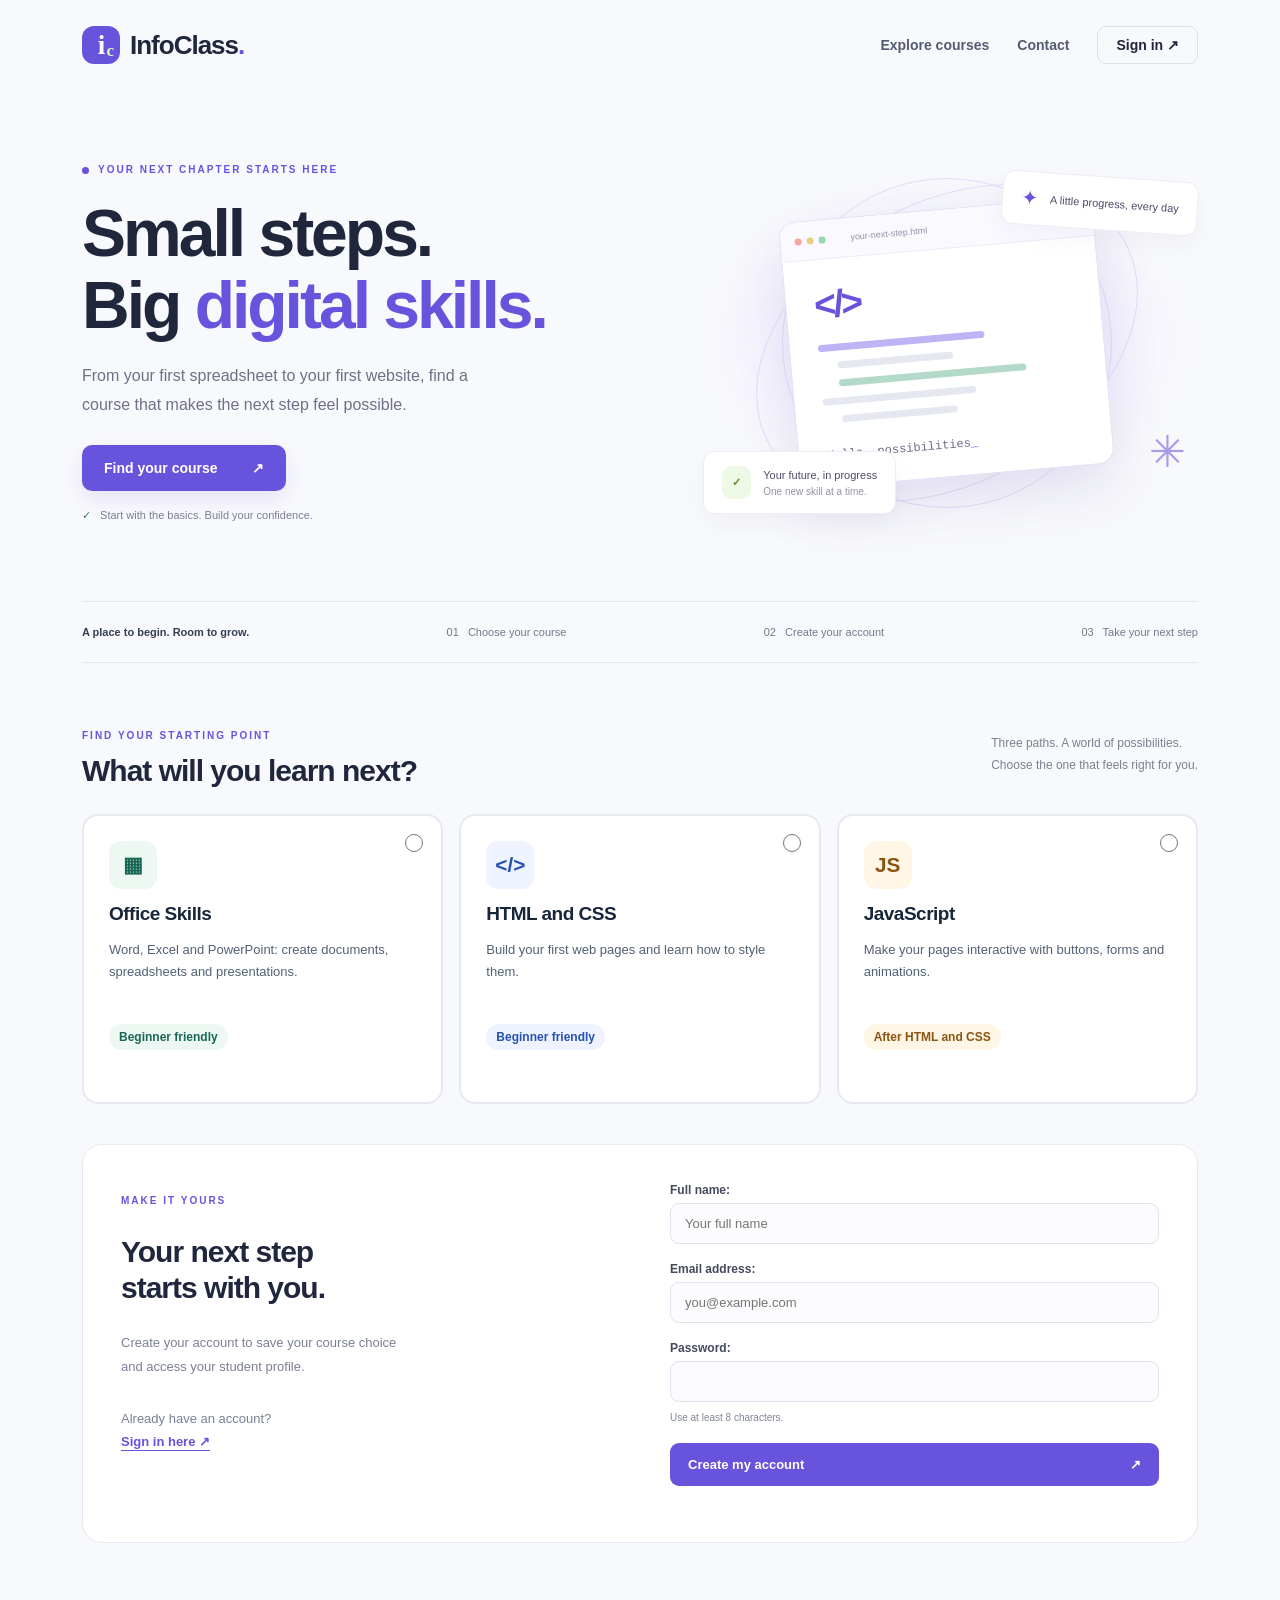
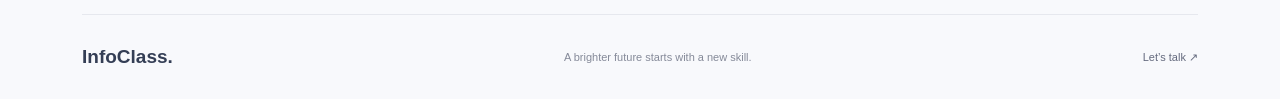
<file: index.html>
<!DOCTYPE html>
<html lang="en">
<head>
    <meta charset="UTF-8">
    <meta name="viewport" content="width=device-width, initial-scale=1.0">
    <title>InfoClass — Build your digital confidence</title>
    <meta name="description" content="Choose Office Skills, HTML and CSS, or JavaScript. Create your InfoClass account and take your next step in learning.">
    <link rel="stylesheet" href="style.css?v=coherent-3">
</head>
<body data-page="inscription">
    <header class="home-header">
      <a class="brand" href="index.html" aria-label="InfoClass home"><span class="brand-symbol" aria-hidden="true">i<span>c</span></span>InfoClass<span class="brand-dot">.</span></a>
      <nav aria-label="Main navigation"><a href="#courses">Explore courses</a><a href="contact.html">Contact</a><a class="nav-signin" href="connexion.html">Sign in <span aria-hidden="true">↗</span></a></nav>
    </header>
    <main class="home-main">
      <section class="hero" aria-labelledby="hero-title">
        <div class="hero-copy"><p class="eyebrow"><span></span> YOUR NEXT CHAPTER STARTS HERE</p>
          <h1 id="hero-title">Small steps.<br>Big <span>digital skills.</span></h1>
          <p class="hero-description">From your first spreadsheet to your first website, find a course that makes the next step feel possible.</p>
          <a class="primary-link" href="#courses">Find your course <span aria-hidden="true">↗</span></a>
          <p class="hero-note"><span aria-hidden="true">✓</span> Start with the basics. Build your confidence.</p>
        </div>
        <div class="hero-art" aria-hidden="true">
          <span class="art-orbit orbit-one"></span><span class="art-orbit orbit-two"></span>
          <div class="floating-label label-top"><span>✦</span> A little progress, every day</div>
          <div class="art-window"><div class="window-toolbar"><i></i><i></i><i></i><span>your-next-step.html</span></div>
            <div class="window-content"><div class="code-mark">&lt;/&gt;</div><div class="code-line line-purple"></div><div class="code-line line-short"></div><div class="code-line line-green"></div><div class="code-line line-medium"></div><div class="code-line line-short"></div><div class="code-bottom">Hello, possibilities<span>_</span></div></div>
          </div>
          <div class="floating-label label-bottom"><span class="check-art">✓</span><div>Your future, in progress<small>One new skill at a time.</small></div></div>
          <span class="art-star">✳</span>
        </div>
      </section>
      <div class="learning-strip"><span>A place to begin. Room to grow.</span><span>01 &nbsp; Choose your course</span><span>02 &nbsp; Create your account</span><span>03 &nbsp; Take your next step</span></div>
      <section class="enrollment" aria-labelledby="course-heading">
        <div class="section-heading" id="courses"><div><p class="eyebrow">FIND YOUR STARTING POINT</p><h2 id="course-heading">What will you learn next?</h2></div><p>Three paths. A world of possibilities.<br>Choose the one that feels right for you.</p></div>
        <form>
    <fieldset class="choix-cours">
      <legend class="visually-hidden">Choose your course</legend>
      
      <div class="grille-cours">
        <label class="carte-cours" style="--accent: #186755; --teinte: #edf8f3">
          <input type="radio" name="cours" value="bureautique" required>
          <span class="icone-cours" aria-hidden="true">▦</span>
          <span class="titre-cours">Office Skills</span>
          <span class="description-cours">Word, Excel and PowerPoint: create documents, spreadsheets and presentations.</span>
          <span class="niveau-cours">Beginner friendly</span>
          <span class="selection-cours" aria-hidden="true">✓ Course selected</span>
        </label>
        <label class="carte-cours" style="--accent: #2551b2; --teinte: #eef3ff">
          <input type="radio" name="cours" value="html-css" required>
          <span class="icone-cours" aria-hidden="true">&lt;/&gt;</span>
          <span class="titre-cours">HTML and CSS</span>
          <span class="description-cours">Build your first web pages and learn how to style them.</span>
          <span class="niveau-cours">Beginner friendly</span>
          <span class="selection-cours" aria-hidden="true">✓ Course selected</span>
        </label>
        <label class="carte-cours" style="--accent: #8b5411; --teinte: #fff6e6">
          <input type="radio" name="cours" value="javascript" required>
          <span class="icone-cours" aria-hidden="true">JS</span>
          <span class="titre-cours">JavaScript</span>
          <span class="description-cours">Make your pages interactive with buttons, forms and animations.</span>
          <span class="niveau-cours">After HTML and CSS</span>
          <span class="selection-cours" aria-hidden="true">✓ Course selected</span>
        </label>
      </div>
    </fieldset>
    <section class="account-panel" aria-labelledby="account-heading"><div class="account-intro"><p class="eyebrow">MAKE IT YOURS</p><h2 id="account-heading">Your next step<br>starts with you.</h2><p>Create your account to save your course choice and access your student profile.</p><p class="existing-account">Already have an account?<br><a href="connexion.html">Sign in here ↗</a></p></div><div class="account-fields">    <div>
        <label for="nom">Full name:</label>
        <input type="text" id="nom" name="nom" maxlength="100" autocomplete="name" placeholder="Your full name" required>
    </div>

    <div>
        <label for="email">Email address:</label>
        <input type="email" id="email" name="email" maxlength="254" autocomplete="email" placeholder="you@example.com" required>
    </div>


<div>
    <label for="mot-de-passe">Password:</label>
    <input
        type="password"
        id="mot-de-passe"
        name="motDePasse" autocomplete="new-password" maxlength="128"
        minlength="8" aria-describedby="password-hint"
        required
    >
</div>

    <p class="password-hint" id="password-hint">Use at least 8 characters.</p><button type="submit">Create my account <span aria-hidden="true">↗</span></button>
</div></section>
</form><p id="statut" class="statut" role="status" aria-live="polite"></p>

      </section>
    </main>
    <footer class="home-footer"><a class="footer-brand" href="index.html">InfoClass.</a><p>A brighter future starts with a new skill.</p><a href="contact.html">Let’s talk ↗</a></footer>
    <script src="config.js"></script><script src="script.js"></script>
</body>
</html>
</file>
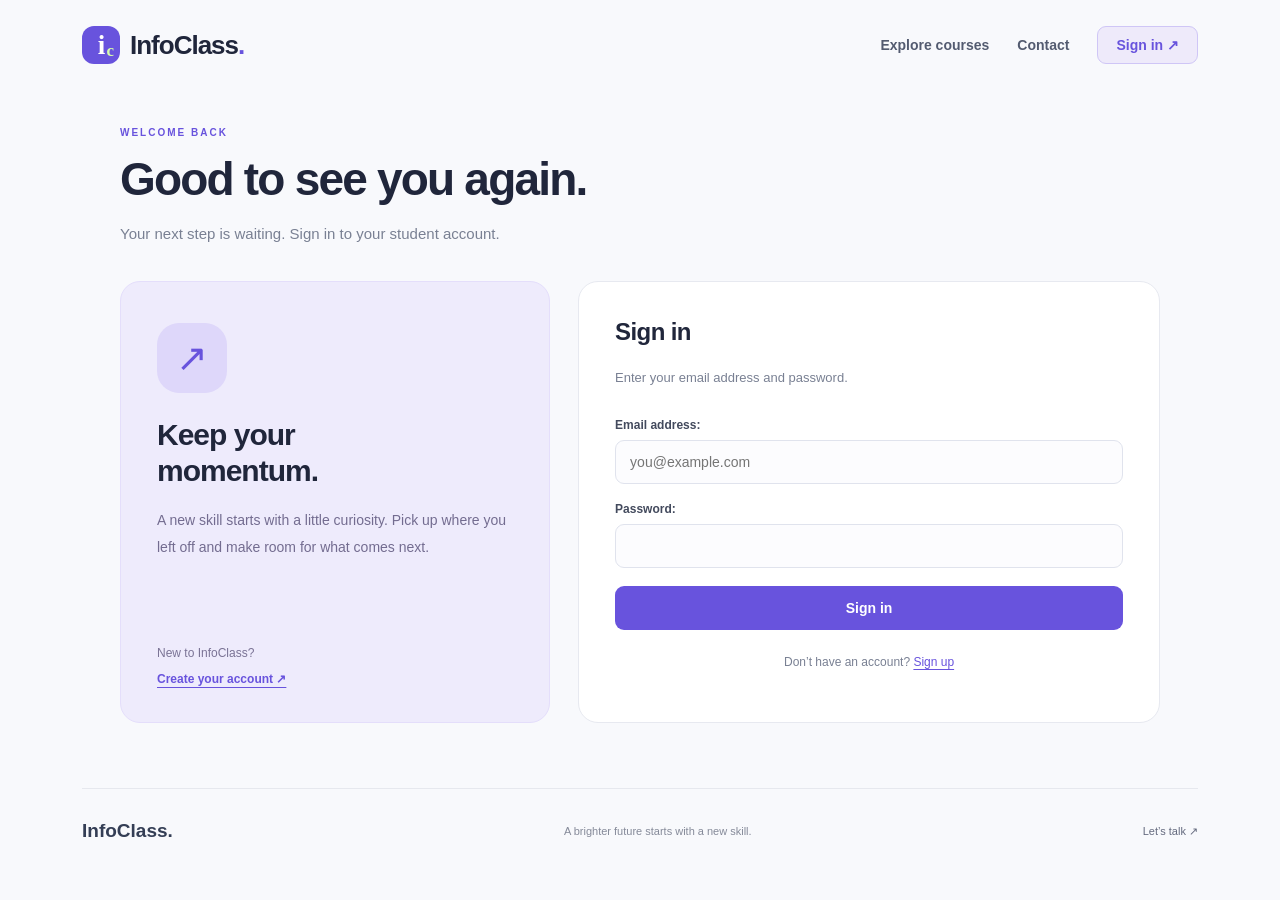
<file: connexion.html>
<!DOCTYPE html>
<html lang="en">
<head>
    <meta charset="UTF-8">
    <meta name="viewport" content="width=device-width, initial-scale=1.0">
    <title>Sign in - InfoClass</title>
    <link rel="stylesheet" href="style.css?v=coherent-3">
</head>
<body data-page="connexion" class="inner-page">
    <header class="home-header">
      <a class="brand" href="index.html" aria-label="InfoClass home"><span class="brand-symbol" aria-hidden="true">i<span>c</span></span>InfoClass<span class="brand-dot">.</span></a>
      <nav aria-label="Main navigation"><a href="index.html#courses">Explore courses</a><a href="contact.html">Contact</a><a class="nav-signin" aria-current="page" href="connexion.html">Sign in <span aria-hidden="true">↗</span></a></nav>
    </header>

    <main class="inner-main"><div class="inner-heading"><p class="eyebrow">WELCOME BACK</p><h1>Good to see you again.</h1><p>Your next step is waiting. Sign in to your student account.</p></div><div class="inner-layout"><aside class="inner-aside"><span class="aside-mark" aria-hidden="true">↗</span><h2>Keep your momentum.</h2><p>A new skill starts with a little curiosity. Pick up where you left off and make room for what comes next.</p><div class="aside-bottom"><p>New to InfoClass?</p><a href="index.html">Create your account ↗</a></div></aside><section class="inner-card" aria-label="Sign in form">
        <h2>Sign in</h2>
        <p>Enter your email address and password.</p>

        <form>
            <div>
                <label for="email">Email address:</label>
                <input type="email" id="email" name="email" maxlength="254" autocomplete="email" placeholder="you@example.com" required>
            </div>

            <div>
                <label for="mot-de-passe">Password:</label>
                <input
                    type="password"
                    id="mot-de-passe"
                    name="motDePasse" autocomplete="current-password" maxlength="128"
                    minlength="8"
                    required
                >
            </div>

            <button type="submit">Sign in</button>
        </form><p class="card-note">Don’t have an account? <a href="index.html">Sign up</a></p><p id="statut" class="statut" role="status" aria-live="polite"></p>
    </section></div></main><footer class="home-footer"><a class="footer-brand" href="index.html">InfoClass.</a><p>A brighter future starts with a new skill.</p><a href="contact.html">Let’s talk ↗</a></footer>
    <script src="config.js"></script><script src="script.js"></script>
    
</body>
</html>
</file>
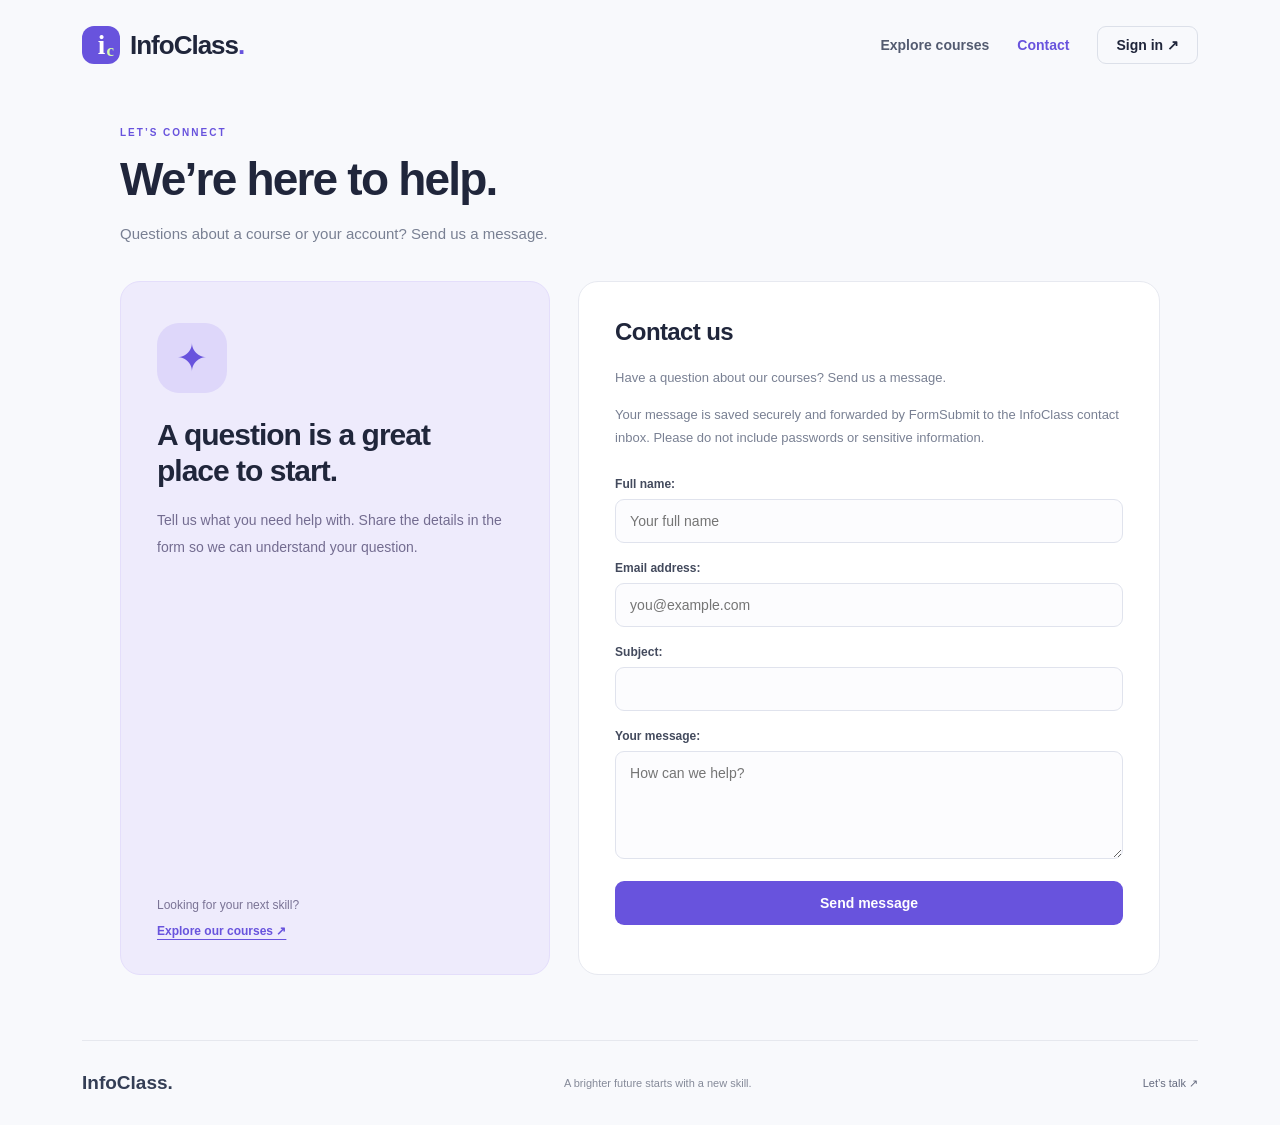
<file: contact.html>
<!DOCTYPE html>
<html lang="en">
<head>
    <meta charset="UTF-8">
    <meta name="viewport" content="width=device-width, initial-scale=1.0">
    <title>Contact - InfoClass</title>
    <link rel="stylesheet" href="style.css?v=coherent-3">
</head>
<body data-page="contact" class="inner-page">
    <header class="home-header">
      <a class="brand" href="index.html" aria-label="InfoClass home"><span class="brand-symbol" aria-hidden="true">i<span>c</span></span>InfoClass<span class="brand-dot">.</span></a>
      <nav aria-label="Main navigation"><a href="index.html#courses">Explore courses</a><a href="contact.html" aria-current="page">Contact</a><a class="nav-signin" href="connexion.html">Sign in <span aria-hidden="true">↗</span></a></nav>
    </header>

    <main class="inner-main"><div class="inner-heading"><p class="eyebrow">LET’S CONNECT</p><h1>We’re here to help.</h1><p>Questions about a course or your account? Send us a message.</p></div><div class="inner-layout"><aside class="inner-aside"><span class="aside-mark" aria-hidden="true">✦</span><h2>A question is a great place to start.</h2><p>Tell us what you need help with. Share the details in the form so we can understand your question.</p><div class="aside-bottom"><p>Looking for your next skill?</p><a href="index.html#courses">Explore our courses ↗</a></div></aside><section class="inner-card" aria-label="Contact form">
        <h2>Contact us</h2>
        <p>Have a question about our courses? Send us a message.</p>

        <p class="contact-privacy">Your message is saved securely and forwarded by FormSubmit to the InfoClass contact inbox. Please do not include passwords or sensitive information.</p>
        <form>
            <div>
                <label for="nom">Full name:</label>
                <input type="text" id="nom" name="nom" maxlength="100" autocomplete="name" placeholder="Your full name" required>
            </div>

            <div>
                <label for="email">Email address:</label>
                <input type="email" id="email" name="email" maxlength="254" autocomplete="email" placeholder="you@example.com" required>
            </div>

            <div>
                <label for="sujet">Subject:</label>
                <input type="text" id="sujet" name="sujet" maxlength="150" required>
            </div>

            <div>
                <label for="message">Your message:</label>
                <textarea
                    id="message"
                    name="message"
                    placeholder="How can we help?" rows="5" maxlength="5000"
                    required
                ></textarea>
            </div>

            <button type="submit">Send message</button>
        </form><p id="statut" class="statut" role="status" aria-live="polite"></p>
    </section></div></main><footer class="home-footer"><a class="footer-brand" href="index.html">InfoClass.</a><p>A brighter future starts with a new skill.</p><a href="contact.html">Let’s talk ↗</a></footer>
    <script src="config.js"></script><script src="script.js"></script>
</body>
</html>
</file>
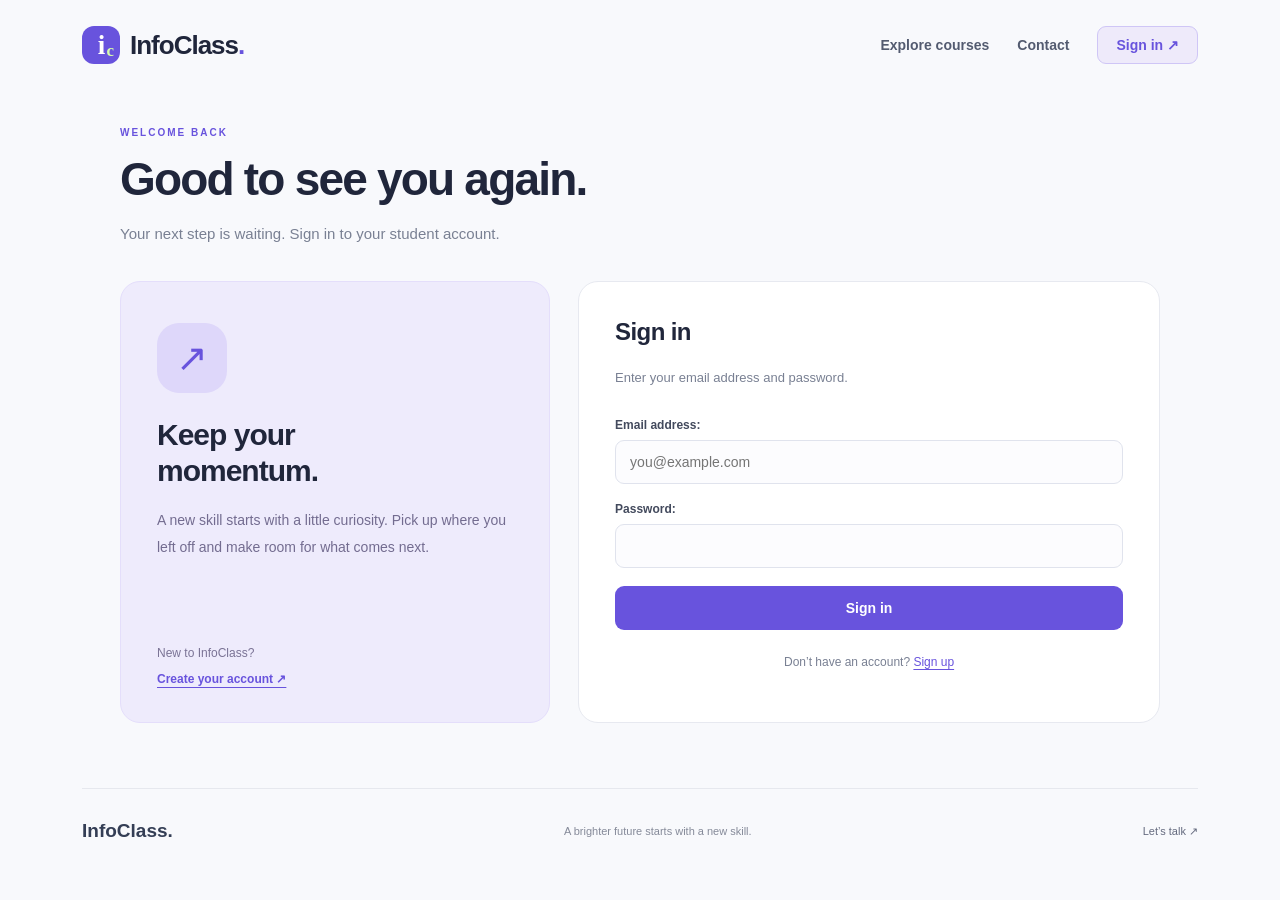
<file: espace.html>
<!DOCTYPE html>
<html lang="en"><head><meta charset="UTF-8"><meta name="viewport" content="width=device-width, initial-scale=1.0"><title>My account - InfoClass</title><link rel="stylesheet" href="style.css?v=coherent-3"></head>
<body data-page="espace" class="inner-page">
<header class="home-header">
      <a class="brand" href="index.html" aria-label="InfoClass home"><span class="brand-symbol" aria-hidden="true">i<span>c</span></span>InfoClass<span class="brand-dot">.</span></a>
      <nav aria-label="Main navigation"><a href="index.html#courses">Explore courses</a><a href="contact.html">Contact</a><a class="nav-signin" href="connexion.html">Sign in <span aria-hidden="true">↗</span></a></nav>
    </header>
<main class="inner-main"><div class="inner-heading"><p class="eyebrow">YOUR LEARNING SPACE</p><h1>Make room for progress.</h1><p>Your profile and course choice, all in one place.</p></div><div class="inner-layout"><aside class="inner-aside"><span class="aside-mark" aria-hidden="true">✓</span><h2>One step closer.</h2><p>Every new skill begins with a first step. Your InfoClass account keeps your course choice close at hand.</p><div class="aside-bottom"><p>Need a hand?</p><a href="contact.html">Contact us ↗</a></div></aside><section class="inner-card" aria-label="Student profile"><h2>My student account</h2><p id="statut" class="statut" role="status" aria-live="polite">Checking your session…</p>
<section id="profil" hidden><h3>Welcome, <span id="nom-eleve"></span> !</h3><dl><dt>Email address</dt><dd id="email-eleve"></dd><dt>Selected course</dt><dd id="cours-eleve"></dd></dl></section>
<p id="reconnexion" hidden><a href="connexion.html">Sign in again</a></p><button id="deconnexion" type="button">Sign out</button></section></div></main><footer class="home-footer"><a class="footer-brand" href="index.html">InfoClass.</a><p>A brighter future starts with a new skill.</p><a href="contact.html">Let’s talk ↗</a></footer>
<script src="config.js"></script><script src="script.js"></script></body></html>
</file>
<file: style.css>
body {
    font-family: Arial, sans-serif;
    margin: 0;
    background-color: #f3f4f6;
    color: #1f2937;
}

header {
    background-color: #1e40af;
    color: white;
    text-align: center;
    padding: 24px;
}

nav a {
    color: white;
    text-decoration: none;
    display: inline-block;
    margin: 6px 12px;
}

nav a:hover {
    text-decoration: underline;
}

main {
    max-width: 500px;
    margin: 40px auto;
    padding: 24px;
    background-color: white;
    border-radius: 12px;
}
* {
    box-sizing: border-box;
}

form div {
    margin-bottom: 18px;
}

label {
    display: block;
    margin-bottom: 6px;
    font-weight: bold;
}

input,
select,
textarea {
    width: 100%;
    padding: 12px;
    border: 1px solid #9ca3af;
    border-radius: 6px;
    font: inherit;
}

textarea {
    resize: vertical;
}

input:focus,
select:focus,
textarea:focus {
    outline: 3px solid #2563eb;
    outline-offset: 2px;
}

button {
    width: 100%;
    padding: 12px;
    background-color: #1e40af;
    color: white;
    border: none;
    border-radius: 6px;
    font: inherit;
    cursor: pointer;
}

button:hover {
    background-color: #1e3a8a;
}.statut { line-height: 1.6; overflow-wrap: anywhere; }
.erreur { color: #a41616; }
button:disabled { opacity: .65; cursor: wait; }
main { width: calc(100% - 32px); }
dt { font-weight: bold; margin-top: 20px; }
dd { margin: 8px 0; overflow-wrap: anywhere; }
[hidden] { display: none !important; }

/* Cartes de sélection des cours */
body[data-page="inscription"] main { max-width: 900px; padding: 32px; }
.choix-cours { border: 0; padding: 0; margin: 28px 0 32px; min-width: 0; }
.choix-cours legend { font-size: 1.15rem; font-weight: 700; padding: 0; }
.aide-cours { color: #5b6678; font-size: .95rem; margin: 8px 0 18px; }
form .grille-cours { display: grid; grid-template-columns: repeat(3, minmax(0, 1fr)); gap: 16px; margin: 0; }
.carte-cours { position: relative; display: flex; flex-direction: column; align-items: flex-start; gap: 14px; margin: 0; padding: 22px; border: 2px solid #e4e8ef; border-radius: 18px; cursor: pointer; background: #fff; transition: border-color .18s, background .18s, box-shadow .18s; }
.carte-cours:hover { border-color: var(--accent); background: var(--teinte); }
.carte-cours:has(input:checked) { border-color: var(--accent); background: var(--teinte); box-shadow: 0 5px 18px #172b4d10; }
.carte-cours:focus-within { outline: 3px solid #2563eb; outline-offset: 4px; }
.carte-cours input { position: absolute; top: 18px; right: 18px; width: 18px; height: 18px; padding: 0; margin: 0; accent-color: var(--accent); }
.carte-cours input:focus { outline: none; }
.icone-cours { width: 52px; height: 52px; display: grid; place-items: center; background: var(--teinte); color: var(--accent); border: 1px solid currentColor; border-radius: 14px; font-size: 1.3rem; font-weight: 800; }
.titre-cours { font-size: 1.15rem; color: #182639; }
.description-cours { font-size: .9rem; line-height: 1.65; color: #526174; font-weight: 400; }
.niveau-cours { margin-top: auto; padding: 6px 10px; background: #ffffffb8; border-radius: 20px; color: var(--accent); font-size: .75rem; }
.selection-cours { color: var(--accent); font-size: .78rem; visibility: hidden; }
.carte-cours input:checked ~ .selection-cours { visibility: visible; }
@media (max-width: 680px) {
  form .grille-cours { grid-template-columns: 1fr; }
  body[data-page="inscription"] main { padding: 22px; margin: 24px auto; }
  .carte-cours { gap: 10px; }
}
@media (prefers-reduced-motion: reduce) { .carte-cours { transition: none; } }

/* InfoClass home */
body[data-page="inscription"] { background: #f8f9fc; color: #20263b; font-family: 'Segoe UI', Arial, sans-serif; }
body[data-page="inscription"] .home-header { max-width: 1180px; margin: auto; background: transparent; color: #20263b; padding: 26px 32px; display: flex; align-items: center; justify-content: space-between; gap: 20px; text-align: left; }
.brand { display: flex; align-items: center; font-size: 26px; font-weight: 800; text-decoration: none; color: #20263b; letter-spacing: -1px; }
.brand-symbol { display: grid; place-items: center; position: relative; width: 38px; height: 38px; border-radius: 12px; background: #6853dd; color: white; margin-right: 10px; font-size: 27px; font-family: Georgia, serif; }
.brand-symbol span { position: absolute; bottom: 3px; right: 7px; font-size: 17px; color: #d5fcaa; }
.brand-dot { color: #6853dd; }
.home-header nav { display: flex; align-items: center; gap: 28px; }
.home-header nav a { color: #535b70; font-size: 14px; font-weight: 600; margin: 0; }
.home-header nav .nav-signin { border: 1px solid #dce0e9; padding: 10px 18px; border-radius: 9px; color: #20263b; }
body[data-page="inscription"] main.home-main { max-width: 1180px; width: 100%; background: transparent; margin: 0 auto; padding: 0 32px; border-radius: 0; }
.hero { display: grid; grid-template-columns: 1.15fr 1fr; align-items: center; gap: 35px; padding: 62px 0 68px; }
.eyebrow { font-size: 10px; font-weight: 800; letter-spacing: 2px; color: #6853dd; line-height: 1.6; }
.hero-copy .eyebrow { display: flex; align-items: center; gap: 9px; }
.eyebrow > span { width: 7px; height: 7px; border-radius: 50%; background: #6853dd; }
.hero h1 { font-size: clamp(40px, 5.2vw, 66px); line-height: 1.09; letter-spacing: -3px; margin: 20px 0; font-weight: 800; }
.hero h1 > span { color: #6853dd; }
.hero-description { max-width: 410px; color: #6b7285; font-size: 16px; line-height: 1.8; margin-bottom: 26px; }
.primary-link { display: inline-flex; align-items: center; gap: 34px; border-radius: 10px; color: white; text-decoration: none; background: #6853dd; padding: 15px 22px; font-size: 14px; font-weight: 700; box-shadow: 0 8px 20px #6853dd22; }
.primary-link:hover { background: #5140b6; }
.hero-note { font-size: 11px; color: #798093; margin-top: 18px; }
.hero-note span { color: #397b60; margin-right: 6px; }
.hero-art { min-height: 345px; position: relative; display: grid; place-items: center; background: radial-gradient(ellipse, #e9e5ff 0%, #f8f9fc00 70%); }
.art-orbit { position: absolute; border: 1px solid #e1ddf6; border-radius: 50%; width: 330px; height: 330px; }
.orbit-two { width: 410px; height: 280px; transform: rotate(-30deg); }
.art-window { width: 315px; max-width: 85%; background: #fff; border: 1px solid #e5e1f4; border-radius: 16px; transform: rotate(-5deg); box-shadow: 0 24px 55px #55449b20; overflow: hidden; }
.window-toolbar { background: #faf9ff; border-bottom: 1px solid #eeecf6; padding: 14px; display: flex; gap: 5px; align-items: center; }
.window-toolbar i { width: 7px; height: 7px; border-radius: 50%; background: #d8d3e9; }
.window-toolbar i:first-child { background: #f5a8a2; }.window-toolbar i:nth-child(2) { background: #e9ce81; }.window-toolbar i:nth-child(3) { background: #98d7b6; }
.window-toolbar span { font-size: 9px; margin-left: 20px; color: #9290a8; }
.window-content { padding: 24px 28px; }.code-mark { font-size: 38px; font-weight: 800; color: #6853dd; margin-bottom: 18px; letter-spacing: -3px; }
.code-line { height: 7px; background: #e5e8f1; border-radius: 8px; margin-bottom: 11px; width: 82%; }.line-purple { background: #bfb3f5; width: 65%; }.line-short { width: 45%; margin-left: 18px; }.line-green { width: 73%; background: #b3d9c8; margin-left: 18px; }.line-medium { width: 60%; }
.code-bottom { margin-top: 25px; color: #6d6983; font: 12px monospace; }.code-bottom span { color: #6853dd; }
.floating-label { position: absolute; z-index: 1; background: white; border: 1px solid #eeecf6; box-shadow: 0 10px 25px #3426650a; border-radius: 12px; display: flex; align-items: center; gap: 12px; padding: 14px 18px; font-size: 11px; color: #4d4b67; }
.label-top { top: 6px; right: 0; transform: rotate(4deg); }.label-top > span { color: #6853dd; font-size: 20px; }.label-bottom { bottom: 1px; left: 8px; }.label-bottom small { display: block; color: #9692a6; font-size: 10px; margin-top: 5px; }.check-art { background: #edf8e5; color: #5a8b33; border-radius: 10px; padding: 10px; font-weight: 800; }.art-star { position: absolute; right: 12px; bottom: 38px; color: #a99bea; font-size: 44px; }
.learning-strip { display: flex; flex-wrap: wrap; justify-content: space-between; gap: 20px; padding: 24px 0; border-top: 1px solid #e6e8ee; border-bottom: 1px solid #e6e8ee; color: #72798b; font-size: 11px; }.learning-strip span:first-child { color: #343e55; font-weight: 700; }
.enrollment { padding: 55px 0; }.section-heading { display: flex; align-items: flex-end; justify-content: space-between; gap: 20px; scroll-margin-top: 24px; }.section-heading h2 { font-size: 30px; letter-spacing: -1px; margin: 10px 0 0; }.section-heading > p { color: #7c8190; font-size: 12px; line-height: 1.8; }
.visually-hidden { position: absolute; width: 1px; height: 1px; padding: 0; overflow: hidden; clip-path: inset(50%); white-space: nowrap; }
.choix-cours { margin-top: 26px; }.carte-cours { padding: 25px; border-color: #e7e9f0; border-radius: 16px; min-height: 290px; }.titre-cours { font-size: 19px; letter-spacing: -.5px; }.description-cours { font-size: 13px; }.icone-cours { border: 0; border-radius: 12px; width: 48px; height: 48px; }.niveau-cours { background: var(--teinte); }.selection-cours { font-size: 11px; }
.account-panel { display: grid; grid-template-columns: 1fr 1fr; gap: 60px; background: #fff; border: 1px solid #e7e9f0; border-radius: 20px; padding: 38px; margin-top: 40px; }.account-intro h2 { font-size: 30px; line-height: 1.2; letter-spacing: -1px; }.account-intro > p:not(.eyebrow) { font-size: 13px; color: #798093; line-height: 1.8; max-width: 290px; }.account-intro a { color: #6853dd; font-weight: 600; text-underline-offset: 4px; }.existing-account { padding-top: 16px; }.account-fields label { font-size: 12px; color: #434a5d; }.account-fields input { border-color: #e0e3ed; border-radius: 9px; background: #fcfcfe; padding: 12px 14px; font-size: 13px; }.account-fields input:focus { outline-color: #6853dd; }.account-fields .password-hint { font-size: 10px; color: #7f8698; margin: -8px 0 20px; }.account-fields button { background: #6853dd; font-weight: 600; font-size: 13px; border-radius: 9px; display: flex; justify-content: space-between; padding: 14px 18px; }.account-fields button:hover { background: #5140b6; }
.home-footer { max-width: 1116px; margin: 0 auto; padding: 25px 0; border-top: 1px solid #e6e8ee; display: flex; align-items: center; justify-content: space-between; gap: 20px; font-size: 11px; color: #858a99; }.home-footer a { color: #646a7e; text-decoration: none; }.home-footer .footer-brand { font-size: 19px; font-weight: 800; color: #343e55; }
@media(max-width: 900px) { .hero { gap: 10px; }.hero-art { transform: scale(.85); }.home-footer { margin: 0 32px; }.account-panel { gap: 30px; }.hero h1 { letter-spacing: -2px; } }
@media(max-width: 680px) { body[data-page="inscription"] .home-header { padding: 20px; flex-wrap: wrap; }.home-header nav { gap: 18px; }.home-header nav a { font-size: 12px; }.brand { font-size: 23px; }body[data-page="inscription"] main.home-main { padding: 0 20px; margin: 0; }.hero { grid-template-columns: 1fr; padding: 35px 0; }.hero h1 { font-size: 46px; }.hero-art { min-height: 330px; transform: none; margin-top: 30px; }.art-orbit { max-width: 90%; }.orbit-two { width: 100%; max-width: 100%; }.learning-strip { display: grid; grid-template-columns: 1fr 1fr; gap: 16px; font-size: 10px; }.section-heading { display: block; }.section-heading h2 { font-size: 28px; }.section-heading > p { margin-top: 15px; }.enrollment { padding-top: 32px; }.account-panel { grid-template-columns: 1fr; padding: 24px; gap: 20px; margin-top: 25px; }.account-intro h2 br { display: none; }.account-intro h2 { font-size: 26px; }.existing-account { padding-top: 0; }.home-footer { flex-wrap: wrap; margin: 0 20px; }.home-footer p { order: 3; width: 100%; margin-top: 0; }.carte-cours { min-height: 260px; } }

/* Shared design for sign-in, contact and student account */
.inner-page { background: #f8f9fc; color: #20263b; font-family: 'Segoe UI', Arial, sans-serif; }
.inner-page .home-header { max-width: 1180px; margin: auto; background: transparent; color: #20263b; padding: 26px 32px; display: flex; align-items: center; justify-content: space-between; gap: 20px; text-align: left; }
.inner-page main.inner-main { background: transparent; max-width: 1040px; width: calc(100% - 64px); margin: 35px auto 65px; padding: 0; border-radius: 0; }
.inner-heading { margin-bottom: 35px; }.inner-heading h1 { font-size: clamp(32px, 4vw, 46px); letter-spacing: -1.8px; line-height: 1.15; margin: 12px 0; }.inner-heading > p:last-child { color: #798093; font-size: 15px; line-height: 1.7; }
.inner-layout { display: grid; grid-template-columns: .85fr 1.15fr; gap: 28px; align-items: stretch; }
.inner-aside { background: #eeebfc; border: 1px solid #e4defb; border-radius: 20px; padding: 36px; display: flex; flex-direction: column; align-items: flex-start; }
.aside-mark { display: grid; place-items: center; width: 70px; height: 70px; background: #ded7fa; color: #6853dd; border-radius: 22px; font-size: 38px; margin: 5px 0 24px; }
.inner-aside h2 { font-size: 30px; line-height: 1.2; letter-spacing: -1px; margin: 0 0 18px; max-width: 290px; }.inner-aside > p { color: #736c90; line-height: 1.9; font-size: 14px; margin: 0; }.aside-bottom { margin-top: auto; padding-top: 40px; font-size: 12px; }.aside-bottom p { color: #7a7395; }.aside-bottom a { color: #6853dd; font-weight: 700; text-underline-offset: 4px; }
.inner-card { min-width: 0; background: white; border: 1px solid #e7e9f0; border-radius: 20px; padding: 36px; }.inner-card > h2 { margin-top: 0; font-size: 24px; letter-spacing: -.6px; }.inner-card > p { color: #798093; font-size: 13px; line-height: 1.8; }.inner-card form { margin-top: 28px; }.inner-card label { color: #434a5d; font-size: 12px; margin-bottom: 8px; }.inner-card input,.inner-card textarea { background: #fcfcfe; border: 1px solid #e0e3ed; border-radius: 9px; padding: 13px 14px; font-size: 14px; }.inner-card input:focus,.inner-card textarea:focus { outline-color: #6853dd; }.inner-card button { background: #6853dd; border-radius: 9px; padding: 14px; font-size: 14px; font-weight: 600; }.inner-card button:hover { background: #5140b6; }.inner-card a { color: #6853dd; text-underline-offset: 3px; }.inner-card .card-note { font-size: 12px; text-align: center; margin-top: 22px; }.inner-card .erreur { color: #a41616; }
.inner-card #profil { margin: 25px 0; }.inner-card #profil h3 { font-size: 20px; }.inner-card dl { background: #f8f9fc; border: 1px solid #eeeef5; border-radius: 12px; padding: 20px; }.inner-card dt { color: #7b8191; text-transform: uppercase; font-size: 10px; letter-spacing: 1px; }.inner-card dt:first-child { margin-top: 0; }.inner-card dd { color: #343e55; font-size: 15px; font-weight: 600; margin-bottom: 18px; }.inner-card dd:last-child { margin-bottom: 0; }
@media(max-width:680px) { .inner-page .home-header { padding: 20px; flex-wrap: wrap; }.inner-page main.inner-main { width: calc(100% - 40px); margin: 24px auto 40px; }.inner-layout { grid-template-columns: 1fr; gap: 20px; }.inner-aside { padding: 25px; }.inner-aside h2 { max-width: none; font-size: 25px; }.aside-mark { width: 48px; height: 48px; font-size: 27px; margin: 0 0 18px; border-radius: 15px; }.aside-bottom { padding-top: 15px; }.inner-card { padding: 25px; }.inner-heading { margin-bottom: 24px; } }
.home-header nav a[aria-current="page"] { color: #6853dd; }
.home-header nav .nav-signin[aria-current="page"] { border-color: #cfc6f6; background: #eeeafa; color: #6853dd; }
.inner-card button:disabled { opacity: .65; cursor: wait; }
.brand:focus-visible, .home-header a:focus-visible, .primary-link:focus-visible, .home-footer a:focus-visible { outline: 3px solid #6853dd; outline-offset: 5px; border-radius: 6px; }
</file>
